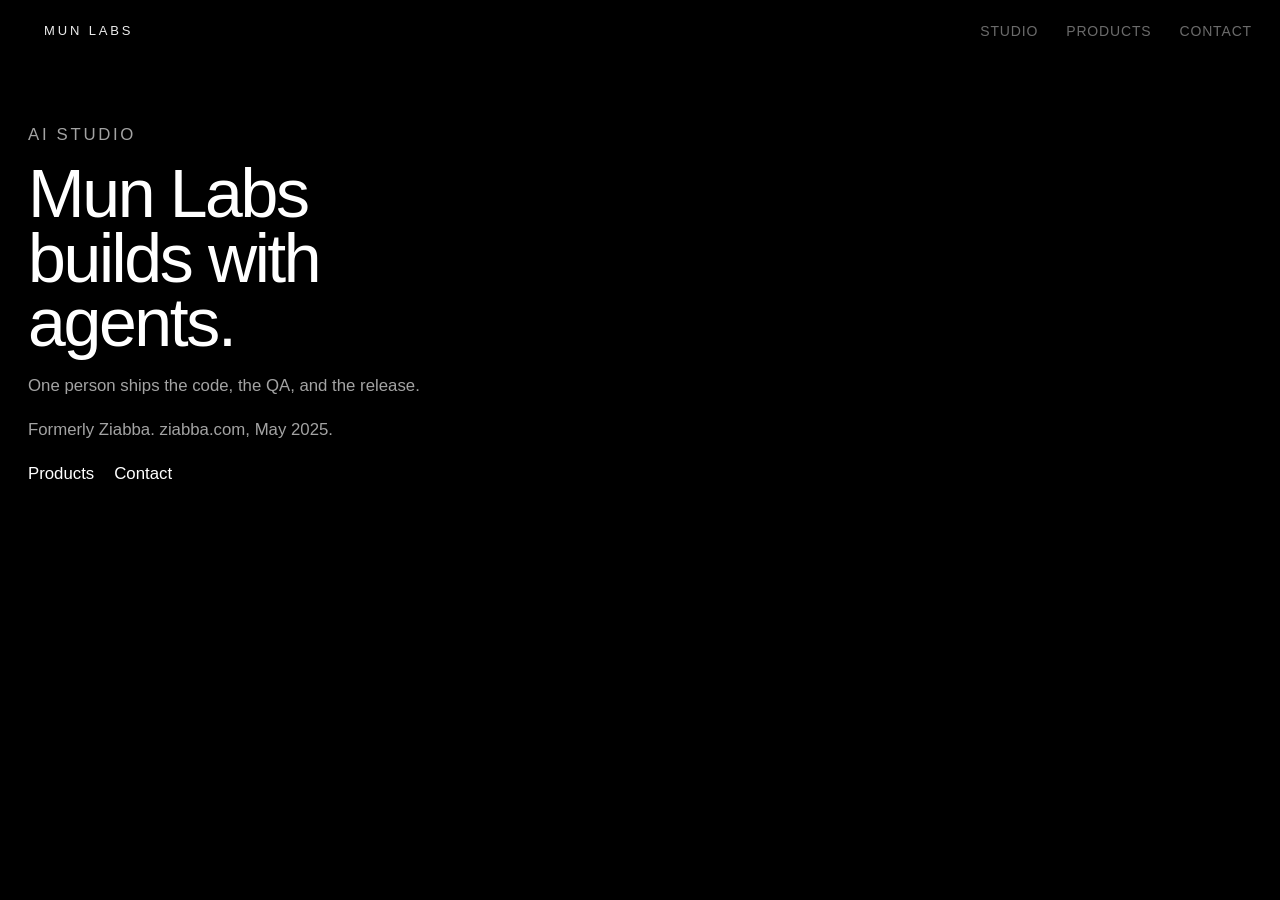
<file: index.html>
<!DOCTYPE html>
<html lang="en">
  <head>
    <meta charset="utf-8" />
    <meta name="viewport" content="width=device-width, initial-scale=1" />
    <title>Mun Labs</title>
    <meta name="description" content="Mun Labs builds with agents. Formerly Ziabba. ziabba.com, May 2025. London, Ontario." />
    <meta name="theme-color" content="#000000" />
    <link rel="icon" href="favicon.svg" type="image/svg+xml" />
    <!-- Google tag (gtag.js) -->
    <script async src="https://www.googletagmanager.com/gtag/js?id=G-9EG9T3MQ6C"></script>
    <script>
      window.dataLayer = window.dataLayer || [];
      function gtag(){dataLayer.push(arguments);}
      gtag('js', new Date());
      gtag('config', 'G-9EG9T3MQ6C');
    </script>
    <link rel="stylesheet" href="css/site.css" />
  </head>
  <body class="home">
    <a class="wordmark" href="./" aria-label="Mun Labs home">MUN LABS</a>
    <button type="button" class="nav-toggle" id="nav-toggle" aria-label="Menu" aria-expanded="false" aria-controls="site-nav">
      <span></span><span></span><span></span>
    </button>
    <nav class="site-nav" id="site-nav" aria-label="Primary">
      <a href="about.html" data-ga-event="nav_about">Studio</a>
      <a href="work.html" data-ga-event="nav_work">Products</a>
      <a href="contact.html" data-ga-event="nav_contact">Contact</a>
    </nav>
    <main class="studio-home">
      <p class="kicker">AI studio</p>
      <h1>Mun Labs builds with agents.</h1>
      <p>One person ships the code, the QA, and the release.</p>
      <p>Formerly Ziabba. ziabba.com, May 2025.</p>
      <p class="home-links"><a href="work.html">Products</a><a href="contact.html">Contact</a></p>
    </main>
      <script src="js/nav.js"></script>
      <script src="js/links.js"></script>
  </body>
</html>
</file>
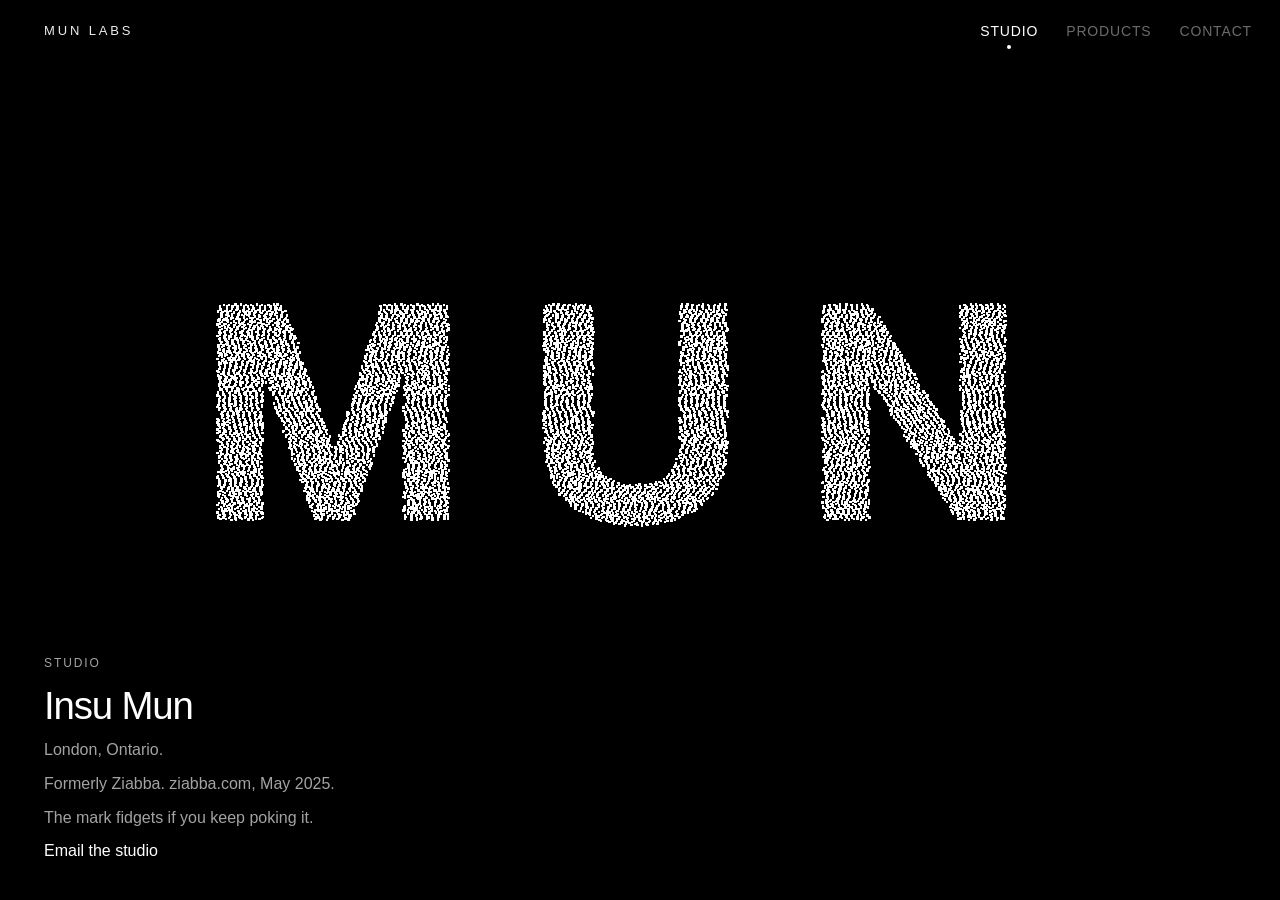
<file: about.html>
<!DOCTYPE html>
<html lang="en">
  <head>
    <meta charset="utf-8" />
    <meta name="viewport" content="width=device-width, initial-scale=1" />
    <title>Studio — Mun Labs</title>
    <meta name="description" content="Insu Mun, Mun Labs, formerly Ziabba. London, Ontario. ziabba.com, May 2025." />
    <meta name="theme-color" content="#000000" />
    <link rel="icon" href="favicon.svg" type="image/svg+xml" />
    <!-- Google tag (gtag.js) -->
    <script async src="https://www.googletagmanager.com/gtag/js?id=G-9EG9T3MQ6C"></script>
    <script>
      window.dataLayer = window.dataLayer || [];
      function gtag(){dataLayer.push(arguments);}
      gtag('js', new Date());
      gtag('config', 'G-9EG9T3MQ6C');
    </script>
    <link rel="stylesheet" href="css/site.css" />
  </head>
  <body class="page portrait">
    <a class="wordmark" href="./" aria-label="Mun Labs home">MUN LABS</a>
    <button type="button" class="nav-toggle" id="nav-toggle" aria-label="Menu" aria-expanded="false" aria-controls="site-nav">
      <span></span><span></span><span></span>
    </button>
    <nav class="site-nav" aria-label="Primary">
      <a href="about.html" data-ga-event="nav_about">Studio</a>
      <a href="work.html" data-ga-event="nav_work">Products</a>
      <a href="contact.html" data-ga-event="nav_contact">Contact</a>
    </nav>
    <canvas id="field" aria-hidden="true"></canvas>
    <main class="portrait-copy">
      <p class="kicker">Studio</p>
      <h1>Insu Mun</h1>
      <p>London, Ontario.</p>
      <p>Formerly Ziabba. ziabba.com, May 2025.</p>
      <p>The mark fidgets if you keep poking it.</p>
      <p><a href="contact.html">Email the studio</a></p>
    </main>
    <script src="vendor/three.min.js"></script>
    <script src="js/particles.js?v=mun"></script>
      <script src="js/nav.js"></script>
      <script src="js/links.js"></script>
  </body>
</html>
</file>
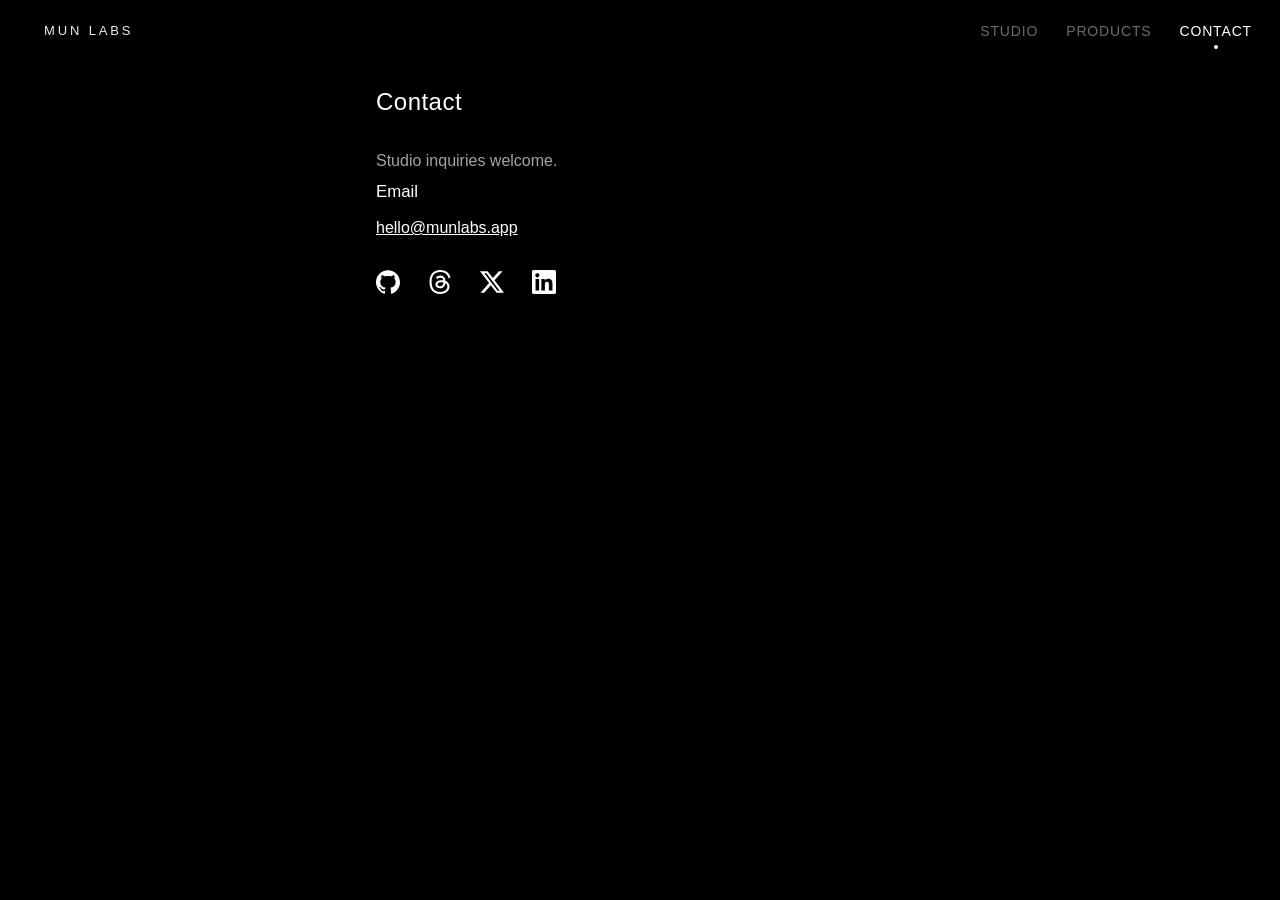
<file: contact.html>
<!DOCTYPE html>
<html lang="en">
  <head>
    <meta charset="utf-8" />
    <meta name="viewport" content="width=device-width, initial-scale=1" />
    <title>Contact — Mun Labs</title>
    <meta name="description" content="Contact Insu Mun at Mun Labs." />
    <meta name="theme-color" content="#000000" />
    <link rel="icon" href="favicon.svg" type="image/svg+xml" />
    <!-- Google tag (gtag.js) -->
    <script async src="https://www.googletagmanager.com/gtag/js?id=G-9EG9T3MQ6C"></script>
    <script>
      window.dataLayer = window.dataLayer || [];
      function gtag(){dataLayer.push(arguments);}
      gtag('js', new Date());
      gtag('config', 'G-9EG9T3MQ6C');
    </script>
    <link rel="stylesheet" href="css/site.css" />
  </head>
  <body class="page">
    <a class="wordmark" href="./" aria-label="Mun Labs home">MUN LABS</a>
    <button type="button" class="nav-toggle" id="nav-toggle" aria-label="Menu" aria-expanded="false" aria-controls="site-nav">
      <span></span><span></span><span></span>
    </button>
    <nav class="site-nav" aria-label="Primary">
      <a href="about.html" data-ga-event="nav_about">Studio</a>
      <a href="work.html" data-ga-event="nav_work">Products</a>
      <a href="contact.html" data-ga-event="nav_contact">Contact</a>
    </nav>
    <main class="page-wrap">
      <h1>Contact</h1>
      <div class="stack">
        <article>
          <p>Studio inquiries welcome.</p>
          <h2>Email</h2>
          <p>
            <a href="mailto:hello@munlabs.app" data-ga-event="contact_email">hello@munlabs.app</a>
          </p>
        </article>
        <nav class="socials" aria-label="Social">
          <a href="https://github.com/mis8680-lab" target="_blank" rel="noopener" aria-label="GitHub" data-ga-event="contact_github">
            <svg viewBox="0 0 24 24" width="24" height="24" aria-hidden="true">
              <path fill="currentColor" d="M12 .297c-6.63 0-12 5.373-12 12 0 5.303 3.438 9.8 8.205 11.385.6.113.82-.258.82-.577 0-.285-.01-1.04-.015-2.04-3.338.724-4.042-1.61-4.042-1.61C4.422 18.07 3.633 17.7 3.633 17.7c-1.087-.744.084-.729.084-.729 1.205.084 1.838 1.236 1.838 1.236 1.07 1.835 2.809 1.305 3.495.998.108-.776.417-1.305.76-1.605-2.665-.3-5.466-1.332-5.466-5.93 0-1.31.465-2.38 1.235-3.22-.135-.303-.54-1.523.105-3.176 0 0 1.005-.322 3.3 1.23.96-.267 1.98-.399 3-.405 1.02.006 2.04.138 3 .405 2.28-1.552 3.285-1.23 3.285-1.23.645 1.653.24 2.873.12 3.176.765.84 1.23 1.91 1.23 3.22 0 4.61-2.805 5.625-5.475 5.92.42.36.81 1.096.81 2.22 0 1.606-.015 2.896-.015 3.286 0 .315.21.69.825.57C20.565 22.092 24 17.592 24 12.297c0-6.627-5.373-12-12-12" />
            </svg>
          </a>
          <a href="https://www.threads.net/@mis8680.lab" target="_blank" rel="noopener" aria-label="Threads" data-ga-event="contact_threads">
            <svg viewBox="0 0 24 24" width="24" height="24" aria-hidden="true">
              <path fill="currentColor" d="M12.186 24h-.007c-3.581-.024-6.334-1.205-8.184-3.509C2.35 18.44 1.5 15.586 1.472 12.01v-.017c.03-3.579.879-6.43 2.525-8.482C5.845 1.205 8.6.024 12.18 0h.014c2.746.02 5.043.725 6.826 2.098 1.677 1.29 2.858 3.13 3.509 5.467l-2.04.569c-1.104-3.96-3.898-5.984-8.304-6.015-2.91.022-5.11.936-6.54 2.717C4.307 6.504 3.616 8.914 3.589 12c.027 3.086.718 5.496 2.057 7.164 1.43 1.783 3.631 2.698 6.54 2.717 2.623-.02 4.358-.631 5.8-2.045 1.647-1.613 1.618-3.593 1.09-4.798-.31-.71-.873-1.3-1.634-1.75-.192 1.352-.622 2.446-1.284 3.272-.886 1.102-2.14 1.704-3.73 1.79-1.202.065-2.361-.218-3.259-.801-1.063-.689-1.685-1.74-1.752-2.964-.065-1.19.408-2.285 1.33-3.082.88-.76 2.119-1.207 3.583-1.291a13.853 13.853 0 0 1 3.02.142c-.126-.742-.375-1.332-.75-1.757-.513-.586-1.308-.883-2.359-.89h-.029c-.844 0-1.992.232-2.721 1.32L7.734 7.847c.98-1.454 2.568-2.256 4.478-2.256h.044c3.194.02 5.097 1.975 5.287 5.388.108.046.216.094.321.142 1.49.7 2.58 1.761 3.154 3.07.797 1.82.871 4.79-1.548 7.158-1.85 1.81-4.094 2.628-7.277 2.65Zm1.003-11.69c-.242 0-.487.007-.739.021-1.836.103-2.98.946-2.916 2.143.067 1.256 1.452 1.839 2.784 1.767 1.224-.065 2.818-.543 3.086-3.71a10.5 10.5 0 0 0-2.215-.221z" />
            </svg>
          </a>
          <a href="https://x.com/mis8680_lab" target="_blank" rel="noopener" aria-label="X" data-ga-event="contact_x">
            <svg viewBox="0 0 24 24" width="24" height="24" aria-hidden="true">
              <path fill="currentColor" d="M18.901 1.153h3.68l-8.04 9.19L24 22.846h-7.406l-5.8-7.584-6.638 7.584H.474l8.6-9.83L0 1.154h7.594l5.243 6.932ZM17.61 20.644h2.039L6.486 3.24H4.298Z" />
            </svg>
          </a>
          <a href="https://www.linkedin.com/in/insu-eric-mun" target="_blank" rel="noopener" aria-label="LinkedIn" data-ga-event="contact_linkedin">
            <svg viewBox="0 0 24 24" width="24" height="24" aria-hidden="true">
              <path fill="currentColor" d="M20.447 20.452h-3.554v-5.569c0-1.328-.027-3.037-1.852-3.037-1.853 0-2.136 1.445-2.136 2.939v5.667H9.351V9h3.414v1.561h.046c.477-.9 1.637-1.85 3.37-1.85 3.601 0 4.267 2.37 4.267 5.455v6.286zM5.337 7.433c-1.144 0-2.063-.926-2.063-2.065 0-1.138.92-2.063 2.063-2.063 1.14 0 2.064.925 2.064 2.063 0 1.139-.925 2.065-2.064 2.065zm1.782 13.019H3.555V9h3.564v11.452zM22.225 0H1.771C.792 0 0 .774 0 1.729v20.542C0 23.227.792 24 1.771 24h20.451C23.2 24 24 23.227 24 22.271V1.729C24 .774 23.2 0 22.222 0h.003z" />
            </svg>
          </a>
        </nav>
      </div>
    </main>
      <script src="js/nav.js"></script>
      <script src="js/links.js"></script>
  </body>
</html>
</file>
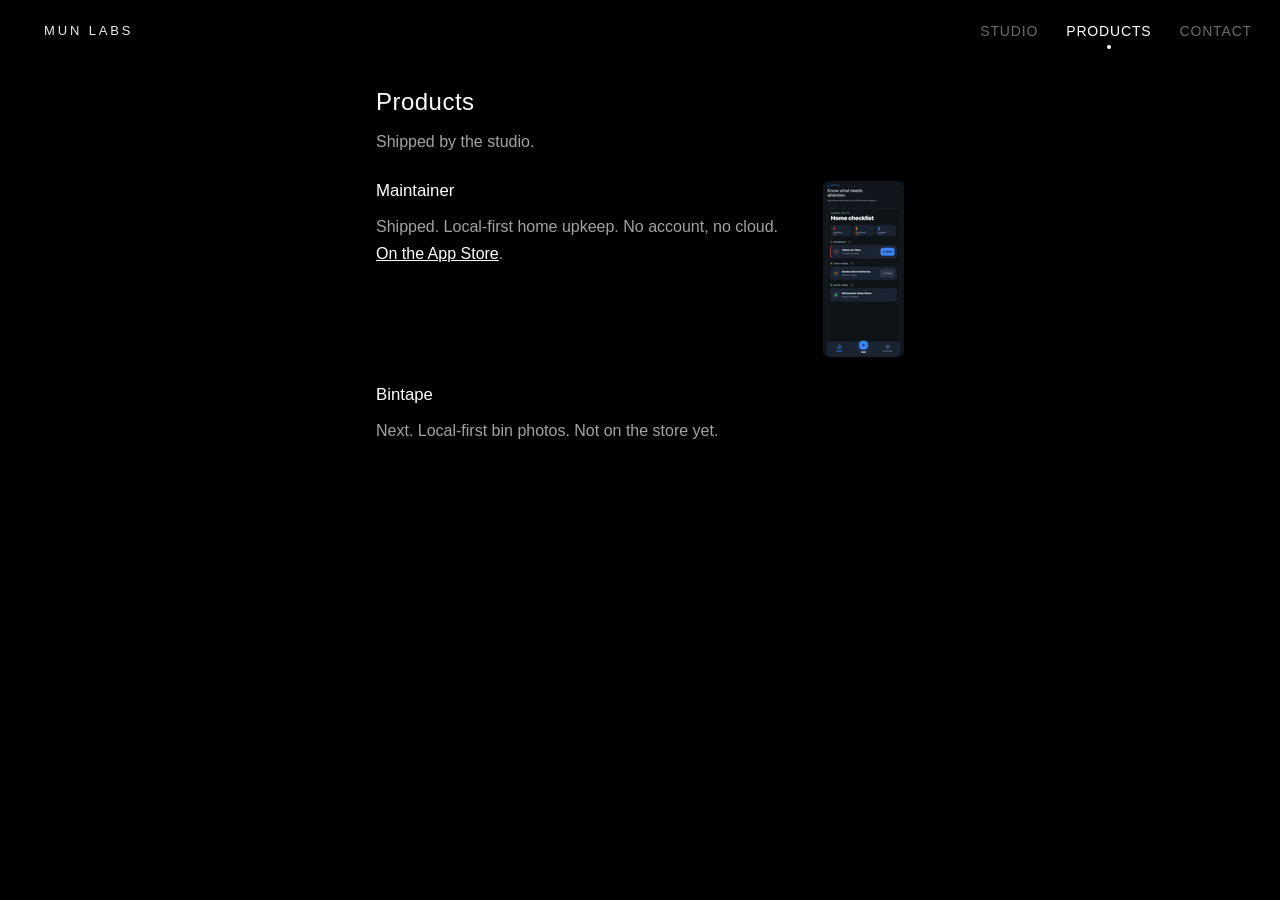
<file: work.html>
<!DOCTYPE html>
<html lang="en">
  <head>
    <meta charset="utf-8" />
    <meta name="viewport" content="width=device-width, initial-scale=1" />
    <title>Products — Mun Labs</title>
    <meta name="description" content="Products shipped by Mun Labs." />
    <meta name="theme-color" content="#000000" />
    <link rel="icon" href="favicon.svg" type="image/svg+xml" />
    <!-- Google tag (gtag.js) -->
    <script async src="https://www.googletagmanager.com/gtag/js?id=G-9EG9T3MQ6C"></script>
    <script>
      window.dataLayer = window.dataLayer || [];
      function gtag(){dataLayer.push(arguments);}
      gtag('js', new Date());
      gtag('config', 'G-9EG9T3MQ6C');
    </script>
    <link rel="stylesheet" href="css/site.css" />
  </head>
  <body class="page">
    <a class="wordmark" href="./" aria-label="Mun Labs home">MUN LABS</a>
    <button type="button" class="nav-toggle" id="nav-toggle" aria-label="Menu" aria-expanded="false" aria-controls="site-nav">
      <span></span><span></span><span></span>
    </button>
    <nav class="site-nav" aria-label="Primary">
      <a href="about.html" data-ga-event="nav_about">Studio</a>
      <a href="work.html" data-ga-event="nav_work">Products</a>
      <a href="contact.html" data-ga-event="nav_contact">Contact</a>
    </nav>
    <main class="page-wrap">
      <h1>Products</h1>
      <p class="lede">Shipped by the studio.</p>
      <div class="stack">
        <article class="work-item">
          <div>
            <h2>Maintainer</h2>
            <p>
              Shipped. Local-first home upkeep. No account, no cloud.
              <a href="https://apps.apple.com/app/id6784533937" data-ga-event="work_app_store">On the App Store</a>.
            </p>
          </div>
          <img
            class="work-thumb"
            src="assets/maintainer-01-thumb.png"
            srcset="assets/maintainer-01-thumb.png 1x, assets/maintainer-01-thumb@2x.png 2x"
            alt="Maintainer Home checklist"
            width="81"
            height="176"
          />
        </article>
        <article>
          <h2>Bintape</h2>
          <p>Next. Local-first bin photos. Not on the store yet.</p>
        </article>
      </div>
    </main>
      <script src="js/nav.js"></script>
      <script src="js/links.js"></script>
  </body>
</html>
</file>
<file: css/site.css>
:root {
  --bg: #000;
  --fg: #fff;
  --muted: #a3a3a3;
  --font: "Helvetica Neue", Helvetica, Arial, system-ui, sans-serif;
}

* {
  box-sizing: border-box;
  margin: 0;
  padding: 0;
}

html,
body {
  min-height: 100%;
  background: var(--bg);
  color: var(--fg);
  font-family: var(--font);
}

body.home {
  overflow: hidden;
  height: 100%;
}

#field {
  position: fixed;
  inset: 0;
  width: 100%;
  height: 100%;
  display: block;
  touch-action: none;
  cursor: pointer;
}

.site-nav {
  position: fixed;
  top: 1.5rem;
  right: 1.75rem;
  z-index: 4;
  display: flex;
  flex-direction: row;
  align-items: center;
  gap: 1.75rem;
}

.site-nav a {
  position: relative;
  display: inline-block;
  color: rgba(255, 255, 255, 0.42);
  text-decoration: none;
  font-size: 14px;
  font-weight: 300;
  letter-spacing: 0.06em;
  line-height: 1;
  text-transform: uppercase;
  /* baseline stays put — underdot is absolute, no layout shift */
}

.site-nav a:hover,
.site-nav a:focus-visible {
  color: rgba(255, 255, 255, 0.72);
}

.site-nav a[aria-current="page"] {
  color: #fff;
}

.site-nav a[aria-current="page"]::after {
  content: "";
  position: absolute;
  left: 50%;
  top: 100%;
  width: 4px;
  height: 4px;
  margin-top: 0.45rem;
  border-radius: 50%;
  background: #fff;
  transform: translateX(-50%);
  pointer-events: none;
}

@media (max-width: 700px) {
  .site-nav {
    top: 1.15rem;
    right: 1.15rem;
    gap: 1.2rem;
  }
  .site-nav a {
    font-size: 13px;
  }
}




.wordmark {
  position: fixed;
  top: 1.5rem;
  left: 2.75rem;
  z-index: 4;
  color: rgba(255, 255, 255, 0.92);
  text-decoration: none;
  font-size: 13px;
  font-weight: 400;
  letter-spacing: 0.22em;
  line-height: 1;
  text-transform: uppercase;
}

.wordmark:hover,
.wordmark:focus-visible {
  color: #fff;
}

@media (max-width: 700px) {
  .wordmark {
    top: 1.1rem;
    left: 2.4rem;
    font-size: 11px;
    letter-spacing: 0.16em;
    max-width: 42vw;
  }
  .site-nav {
    top: 1.1rem;
    right: 1rem;
    gap: 0.95rem;
    max-width: 52vw;
    justify-content: flex-end;
    flex-wrap: nowrap;
  }
  .site-nav a {
    font-size: 12px;
  }
}


.nav-toggle {
  display: none;
  position: fixed;
  top: 1.2rem;
  right: 1.1rem;
  z-index: 6;
  width: 40px;
  height: 40px;
  padding: 0;
  border: 0;
  background: transparent;
  color: rgba(255, 255, 255, 0.9);
  cursor: pointer;
}

.nav-toggle span {
  display: block;
  width: 18px;
  height: 1.5px;
  margin: 4px auto;
  background: currentColor;
  transition: transform 0.2s ease, opacity 0.2s ease;
}

.nav-toggle[aria-expanded="true"] span:nth-child(1) {
  transform: translateY(5.5px) rotate(45deg);
}
.nav-toggle[aria-expanded="true"] span:nth-child(2) {
  opacity: 0;
}
.nav-toggle[aria-expanded="true"] span:nth-child(3) {
  transform: translateY(-5.5px) rotate(-45deg);
}

@media (max-width: 700px) {
  .nav-toggle {
    display: block;
  }
  .site-nav {
    top: 0;
    right: 0;
    left: 0;
    bottom: auto;
    padding: 4.25rem 1.25rem 1.25rem;
    gap: 0;
    flex-direction: column;
    align-items: flex-end;
    background: rgba(0, 0, 0, 0.92);
    opacity: 0;
    pointer-events: none;
    transform: translateY(-6px);
    transition: opacity 0.2s ease, transform 0.2s ease;
  }
  .site-nav.is-open {
    opacity: 1;
    pointer-events: auto;
    transform: none;
  }
  .site-nav a {
    font-size: 15px;
    letter-spacing: 0.08em;
    padding: 0.7rem 0.15rem;
  }
}

.sr-only {
  position: absolute;
  width: 1px;
  height: 1px;
  padding: 0;
  margin: -1px;
  overflow: hidden;
  clip: rect(0, 0, 0, 0);
  white-space: nowrap;
  border: 0;
}

body.page {
  min-height: 100vh;
}

.page-wrap {
  max-width: 36rem;
  margin: 0 auto;
  padding: 5.5rem 1.5rem 4rem;
}


.page-wrap h1 {
  font-size: 1.5rem;
  font-weight: 500;
  letter-spacing: 0.02em;
  margin-bottom: 2rem;
}

.page-wrap h2 {
  font-size: 1.05rem;
  font-weight: 500;
  margin-bottom: 0.4rem;
}

.page-wrap p,
.page-wrap li {
  color: var(--muted);
  line-height: 1.65;
  font-size: 1rem;
}

.page-wrap a {
  color: var(--fg);
}

.stack {
  display: grid;
  gap: 1.75rem;
}

.stack article {
  display: grid;
  gap: 0.45rem;
}

.stack article.work-item {
  display: flex;
  align-items: flex-start;
  gap: 1.25rem;
}

.work-item > div {
  display: grid;
  gap: 0.45rem;
  flex: 1;
  min-width: 0;
}

.work-thumb {
  display: block;
  flex: 0 0 81px;
  width: 81px;
  height: 176px;
  object-fit: fill;
  border-radius: 6px;
}

.socials {
  display: flex;
  align-items: center;
  gap: 28px;
}

.socials a {
  display: flex;
  width: 24px;
  height: 24px;
  color: var(--fg);
}

.socials svg {
  display: block;
  width: 24px;
  height: 24px;
}

.studio-home {
  position: relative;
  z-index: 2;
  max-width: 34rem;
  padding: 6.5rem 1.75rem 2rem;
}

.kicker {
  margin-bottom: 0.85rem;
  color: rgba(255, 255, 255, 0.45);
  font-size: 12px;
  font-weight: 400;
  letter-spacing: 0.16em;
  line-height: 1;
  text-transform: uppercase;
}

.studio-home h1 {
  max-width: 11ch;
  font-size: clamp(2.4rem, 7vw, 4.25rem);
  font-weight: 500;
  letter-spacing: -0.035em;
  line-height: 0.95;
}

.studio-home p {
  margin-top: 1.15rem;
  max-width: 28rem;
  color: var(--muted);
  font-size: 1.05rem;
  line-height: 1.5;
}

body.home {
  display: flex;
  align-items: flex-end;
}

body.portrait {
  overflow: hidden;
  height: 100%;
}

.portrait-copy {
  position: fixed;
  z-index: 3;
  left: 2.75rem;
  bottom: 2.25rem;
  max-width: 24rem;
}

.portrait-copy h1 {
  margin: 0 0 0.75rem;
  font-size: clamp(1.7rem, 4vw, 2.4rem);
  font-weight: 500;
  letter-spacing: -0.03em;
  line-height: 1.05;
}

.portrait-copy p {
  margin-top: 0.55rem;
  color: var(--muted);
  line-height: 1.55;
}

.lede {
  margin-top: -1.2rem;
  margin-bottom: 1.6rem;
}

@media (max-width: 700px) {
  .studio-home {
    padding: 6rem 1.35rem 2rem;
  }
  .portrait-copy {
    left: 1.25rem;
    right: 1.25rem;
    bottom: 1.35rem;
    max-width: none;
  }
}

.home-links {
  display: flex;
  gap: 1.25rem;
}

.home-links a,
.portrait-copy a {
  color: var(--fg);
  text-decoration: none;
}

.home-links a:hover,
.portrait-copy a:hover {
  text-decoration: underline;
}
</file>
